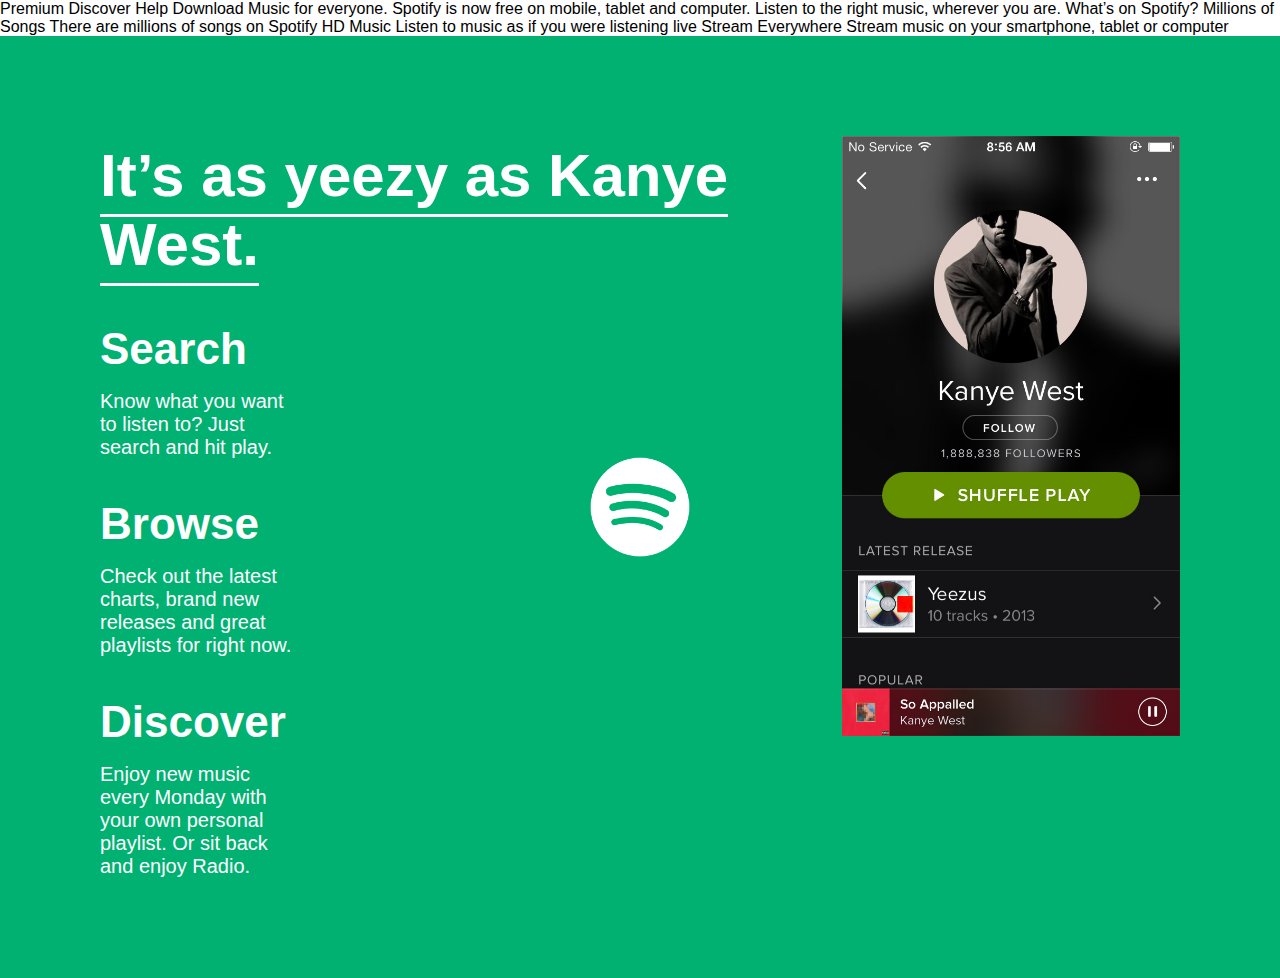
<file: lab-css-spotify-clone/index.html>
<!DOCTYPE html>
<html lang="en">
  <head>
    <meta charset="UTF-8" />
    <meta name="viewport" content="width=device-width, initial-scale=1.0" />
    <meta http-equiv="X-UA-Compatible" content="ie=edge" />
    <title>Spotify Clone</title>
    <!-- don't forget to link your styles -->
    <link rel="stylesheet" href="styles/style.css" />
  </head>
  <body>
    Premium Discover Help Download Music for everyone. Spotify is now free on
    mobile, tablet and computer. Listen to the right music, wherever you are.
    What’s on Spotify? Millions of Songs There are millions of songs on Spotify
    HD Music Listen to music as if you were listening live Stream Everywhere
    Stream music on your smartphone, tablet or computer
    <div class="green-section">
      <div class="left">
        <header>
          <h2>It’s as yeezy as Kanye West.</h2>
        </header>

        <section class="subtitles">
          <article>
            <h4>Search</h4>
            <p>Know what you want to listen to? Just search and hit play.</p>
          </article>
          <article>
            <h4>Browse</h4>
            <p>
              Check out the latest charts, brand new releases and great
              playlists for right now.
            </p>
          </article>
          <article>
            <h4>Discover</h4>
            <p>
              Enjoy new music every Monday with your own personal playlist. Or
              sit back and enjoy Radio.
            </p>
          </article>
        </section>
      </div>
      <img src="./images/spotify-app.jpg" />
      <img
        class="green-section-logo"
        src="./images/spotify-icon-white.png"
        alt=""
      />
    </div>
  </body>
</html>
</file>
<file: lab-css-spotify-clone/styles/style.css>
/*
Colors:

Text: 1A1A1A
Green: #00B172
White: #FFF

*/
* {
  padding: 0;
  margin: 0;
}
body {
  --green: #00b172;
  --white: #fff;
  --text: #1a1a1a;
  font-family: Helvetica;
}

.green-section {
  background-color: var(--green);
  color: var(--white);
  display: flex;
  justify-content: space-between;
  padding: 100px;
  position: relative;
}

.green-section img {
  height: 600px;
}

.left {
  width: 60%;
}

.green-section header {
  padding: 5px 0;
  margin: 0;
}

.green-section h2 {
  padding: 0;
  margin: 0;
  font-size: 3.75rem;
  width: 100%;
  padding-bottom: 5px;
  border-bottom: 3px solid white;
  display: inline;
}

.green-section section h4 {
  font-size: 2.75rem;
  margin: 0;
  padding: 0;
}

.green-section article {
  margin: 2.5rem 0 0;
  font-size: 1.25rem;
  width: 30%;
}

.green-section article h4 {
  margin-bottom: 1rem;
}

.green-section .green-section-logo {
  position: absolute;
  width: 100px;
  height: 100px;
  top: 50%;
  left: 50%;
  transform: translate(-50%, -50%);
}
</file>
